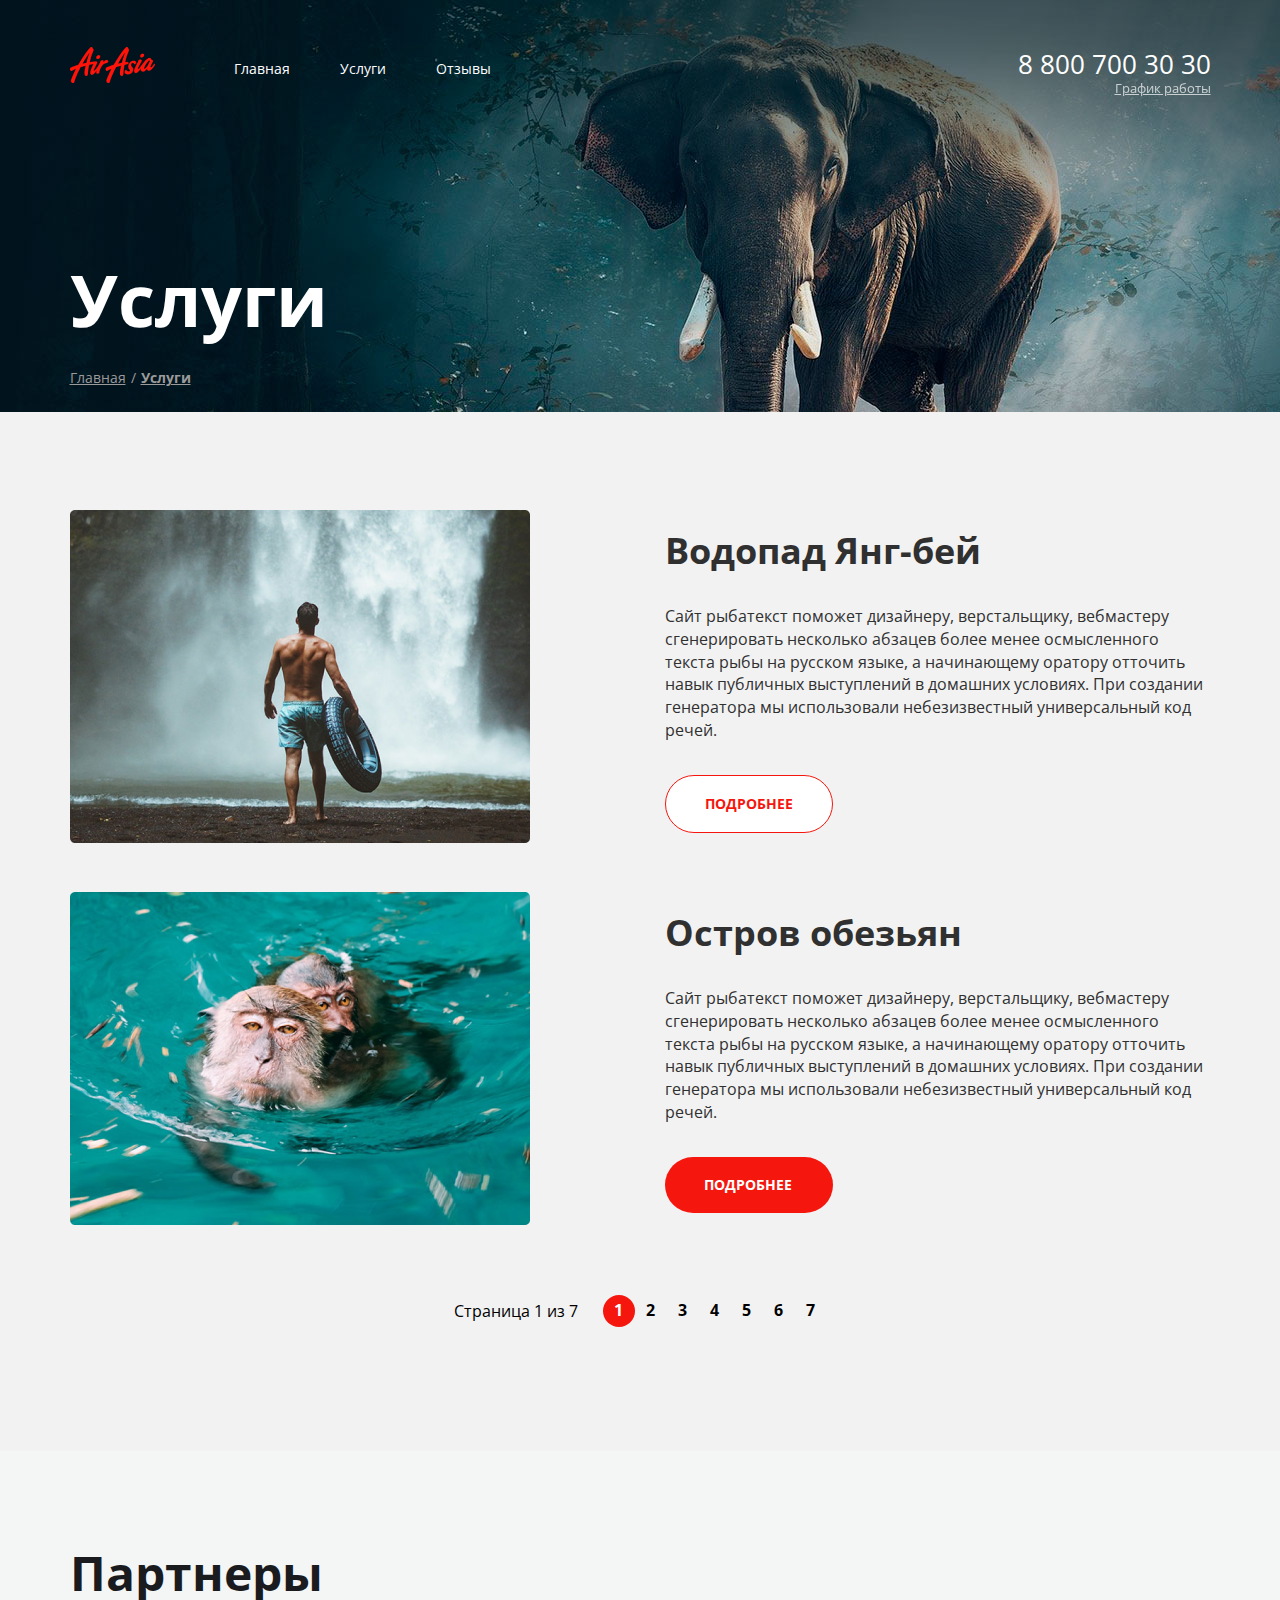
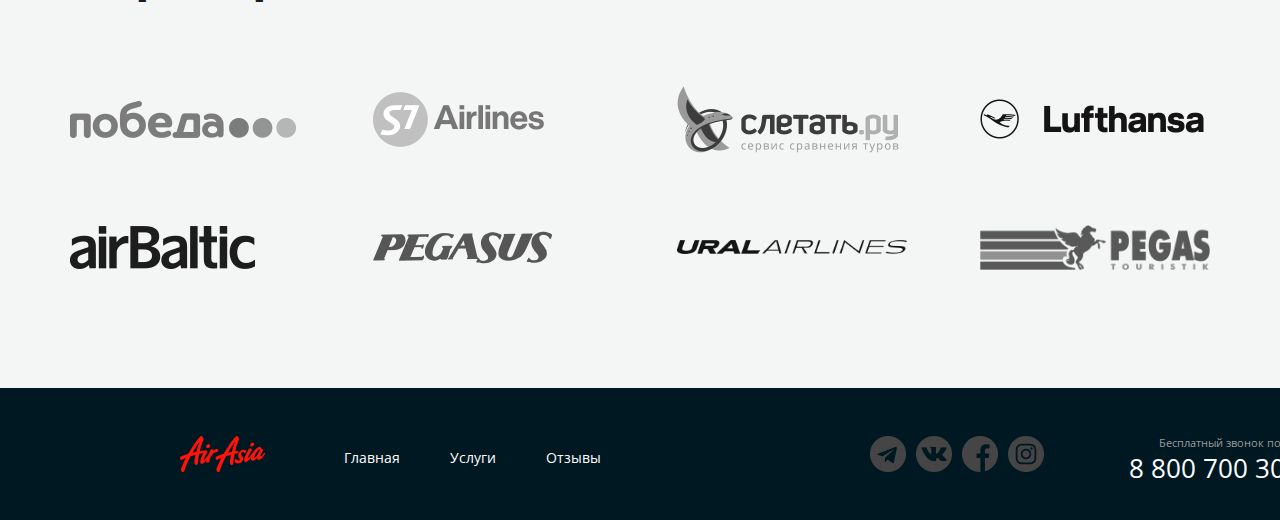
<file: services.html>
<!DOCTYPE html>
<html lang="ru">
<head>
  <meta charset="UTF-8">
  <meta http-equiv="X-UA-Compatible" content="IE=edge">
  <meta name="viewport" content="width=1200, initial-scale=1.0">
  <title>Air Asia | Services Page</title>

  <link rel="stylesheet" href="css/main.css">

</head>
<body>
  <div class="wrapper">
    <div class="wrapper__content wrapper__content-services">
      <section class="top-line">
        <div class="container top-line__container">
          <header class="header">
            <div class="header__left">
              <a href="#" class="logo">
                  <img src="img/лого.png" alt="air asia logo" class="logo__pic">
              </a>
              <nav class="menu">
                  <ul class="menu__list">
                      <li class="menu__item">
                          <a href="index.html" class="menu__link">Главная</a>
                      </li>
                      <li class="menu__item">
                        <a href="services.html" class="menu__link">Услуги</a>
                    </li>
                    <li class="menu__item">
                      <a href="#" class="menu__link">Отзывы</a>
                  </li>                   
                </ul>
              </nav>
            </div>
            <div class="header__right">
              <address class="contacts">
                <a href="tel:+78007003030" class="contacts__phone">8 800 700 30 30</a>              
                <div class="contacts__info">График работы</div>
              </address>
          </div>
          </header>
          <h1 class="page-title">Услуги</h1>
          <nav class="breadcrumbs">
            <ul class="breadcrumbs__list">
              <li class="breadcrumbs__item">
                <a href="#" class="breadcrumbs__link">Главная</a>
              </li>
              <li class="breadcrumbs__item breadcrumbs__item--active">
                <a href="#" class="breadcrumbs__link">Услуги</a>
              </li>
            </ul>
        </nav>
      </div>
    </section> 
      <main class="page-content">
        <div class="container services__container">
          <ul class="services">
            <li class="services__item service">
              <div class="service__img">
                <img src="img/waterfall-services.png" class="service__img-elem" alt="">
              </div>
              <div class="service__content">
                <h2 class="service__title">
                  Водопад Янг-бей
                </h2>
                <div class="service__desc">
                  <p>
                    Сайт рыбатекст поможет дизайнеру, верстальщику, вебмастеру сгенерировать несколько абзацев более менее осмысленного текста рыбы на русском языке, а начинающему оратору отточить навык публичных выступлений в домашних условиях. При создании генератора мы использовали небезизвестный универсальный код речей. 
                  </p>
                </div>
                <a href="" class="service__button service__button--light">Подробнее</a>
              </div>
            </li>
            <li class="services__item service">
              <div class="service__img">
                <img src="img/monkeys-services.png" class="service__img-elem" alt="">
              </div>
              <div class="service__content">
                <h2 class="service__title">
                  Остров обезьян
                </h2>
                <div class="service__desc">
                  <p>
                    Сайт рыбатекст поможет дизайнеру, верстальщику, вебмастеру сгенерировать несколько абзацев более менее осмысленного текста рыбы на русском языке, а начинающему оратору отточить навык публичных выступлений в домашних условиях. При создании генератора мы использовали небезизвестный универсальный код речей. 
                  </p>
                </div>
                  <a href="" class="service__button service__button--active">Подробнее</a>
              </div>
            </li>
          </ul>
          <div class="paginator paginator--theme--light">
            <div class="paginator__display">Страница 1 из 7</div>
            <ul class="paginator__list">
                <li class="paginator__item paginator__item--active">
                    <a href="#" class="paginator__link">1</a>
                </li>
                <li class="paginator__item">
                    <a href="#" class="paginator__link">2</a>
                </li>
                <li class="paginator__item">
                    <a href="#" class="paginator__link">3</a>
                </li>
                <li class="paginator__item">
                    <a href="#" class="paginator__link">4</a>
                </li>
                <li class="paginator__item">
                    <a href="#" class="paginator__link">5</a>
                </li>
                <li class="paginator__item">
                    <a href="#" class="paginator__link">6</a>
                </li>
                <li class="paginator__item">
                    <a href="#" class="paginator__link">7</a>
                </li>
            </ul>
          </div>
        </div>
      </main>
      <section class="inner-section inner-section--bg--grey">
        <div class="container inner-section__container">
          <h2 class="inner-section__title">Партнеры</h2>
          <ul class="partners__list partners__list-first">
            <li class="partners__item">
              <a href="#" class="partners__link">
                <img src="img/pobeda-services.png" alt="pobeda logo">
              </a>
            </li>
            <li class="partners__item">
              <a href="#" class="partners__link">
                <img src="img/s7-services.png" alt="s7 logo">
              </a>
            </li>
            <li class="partners__item">
              <a href="#" class="partners__link">
                <img src="img/lets-fly-services.png" alt="lets-fly logo">
              </a>
            </li>
            <li class="partners__item">
              <a href="#" class="partners__link">
                <img src="img/lufthansa-services.png" alt="lufthansa logo">
              </a>
            </li>
          </ul>
          <ul class="partners__list partners__list-second">
            <li class="partners__item">
              <a href="#" class="partners__link">
                <img src="img/airbaltic-services.png" alt="airbaltic logo">
              </a>
            </li>
            <li class="partners__item">
              <a href="#" class="partners__link">
                <img src="img/pegasus-services.png" alt="pegaus logo">
              </a>
            </li>
            <li class="partners__item">
              <a href="#" class="partners__link">
                <img src="img/ural-services.png" alt="ural logo">
              </a>
            </li>
            <li class="partners__item">
              <a href="#" class="partners__link">
                <img src="img/pegas-services.png" alt="pegas logo">
              </a>
            </li>
          </ul>
        </div>
      </section>
      <footer class="inner-footer">
        <div class="container inner-footer__container">
          <div class="footer">
            <div class="footer__col">
            <a href="#" class="logo">
              <img src="img/лого.png" alt="" class="logo__pic">
           </a>
        <nav class="menu">
          <ul class="menu__list">
            <li class="menu__item">
                <a href="index.html" class="menu__link">Главная</a>
            </li>
              <li class="menu__item">
                <a href="services.html" class="menu__link">Услуги</a>
             </li>
                <li class="menu__item">
                  <a href="#" class="menu__link">Отзывы</a>
                </li>                   
            </ul>
        </nav>
      </div>
        <div class="footer__col footer__col--align--right">
          <div class="social">
          <ul class="social__list">
            <li class="social__item social__item--icon--telegram">
              <a href="#" class="social__link"></a>
            </li>
            <li class="social__item social__item--icon--vk">
              <a href="#" class="social__link"></a>
            </li>
            <li class="social__item social__item--icon--facebook">
              <a href="#" class="social__link"></a>
            </li>
            <li class="social__item social__item--icon--instagram">
              <a href="#" class="social__link"></a>
            </li>
          </ul>
        </div>
          <address class="contacts">
            <div class="contacts__text">Бесплатный звонок по России</div>
              <a href="tel:+78007003030" class="contacts__phone">8 800 700 30 30</a>
          </address>
        </div>
        </div>
        </div>
      </footer>
  </div>                  
    </div>
</body>
</html>
</file>
<file: css/main.css>
@import url('./layout/fonts.css');
/*@import url('./layout/normalize.css');*/
@import url('./layout/base.css');

@import url('./bloks/header.css');
@import url('./bloks/logo.css');
@import url('./bloks/menu.css');
@import url('./bloks/contacts.css');
@import url('./bloks/hello.css');
@import url('./bloks/title.css');
@import url('./bloks/offers.css');
@import url('./bloks/button.css');
@import url('./bloks/news.css');
@import url('./bloks/paginator.css');
@import url('./bloks/about.css');
@import url('./bloks/footer.css');
@import url('./bloks/social.css');
@import url('./bloks/top-line.css');
@import url('./bloks/breadcrumbs.css');
@import url('./bloks/services.css');
@import url('./bloks/inner.css');
@import url('./bloks/partners.css');
</file>
